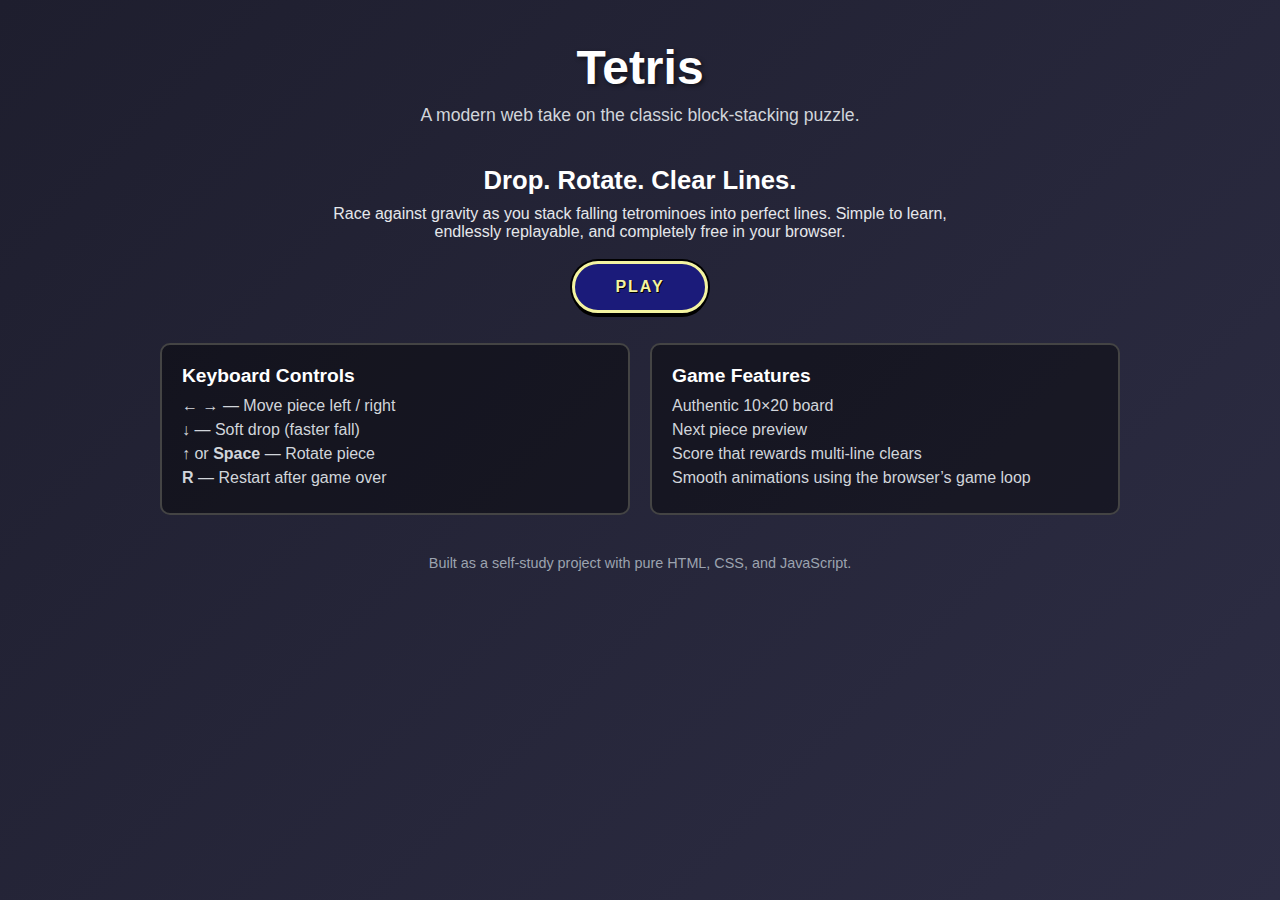
<file: index.html>
<!DOCTYPE html>
<html lang="en">
  <head>
    <meta charset="UTF-8" />
    <meta name="viewport" content="width=device-width, initial-scale=1.0" />
    <title>Tetris - Classic Web Edition</title>
    <link rel="stylesheet" href="style.css" />
  </head>
  <body>
    <div class="landing-container">
      <header class="landing-header">
        <h1 class="landing-title">Tetris</h1>
        <p class="landing-tagline">
          A modern web take on the classic block‑stacking puzzle.
        </p>
      </header>

      <main class="landing-main">
        <section class="landing-highlight">
          <h2>Drop. Rotate. Clear Lines.</h2>
          <p>
            Race against gravity as you stack falling tetrominoes into perfect
            lines. Simple to learn, endlessly replayable, and completely free in
            your browser.
          </p>
          <a href="game.html" class="play-button">Play</a>
        </section>

        <section class="landing-details">
          <div class="landing-card">
            <h3>Keyboard Controls</h3>
            <ul>
              <li><strong>← →</strong> &mdash; Move piece left / right</li>
              <li><strong>↓</strong> &mdash; Soft drop (faster fall)</li>
              <li>
                <strong>↑</strong> or <strong>Space</strong> &mdash; Rotate
                piece
              </li>
              <li><strong>R</strong> &mdash; Restart after game over</li>
            </ul>
          </div>
          <div class="landing-card">
            <h3>Game Features</h3>
            <ul>
              <li>Authentic 10×20 board</li>
              <li>Next piece preview</li>
              <li>Score that rewards multi‑line clears</li>
              <li>Smooth animations using the browser’s game loop</li>
            </ul>
          </div>
        </section>
      </main>

      <footer class="landing-footer">
        <p>
          Built as a self‑study project with pure HTML, CSS, and JavaScript.
        </p>
      </footer>
    </div>
  </body>
</html>
</file>
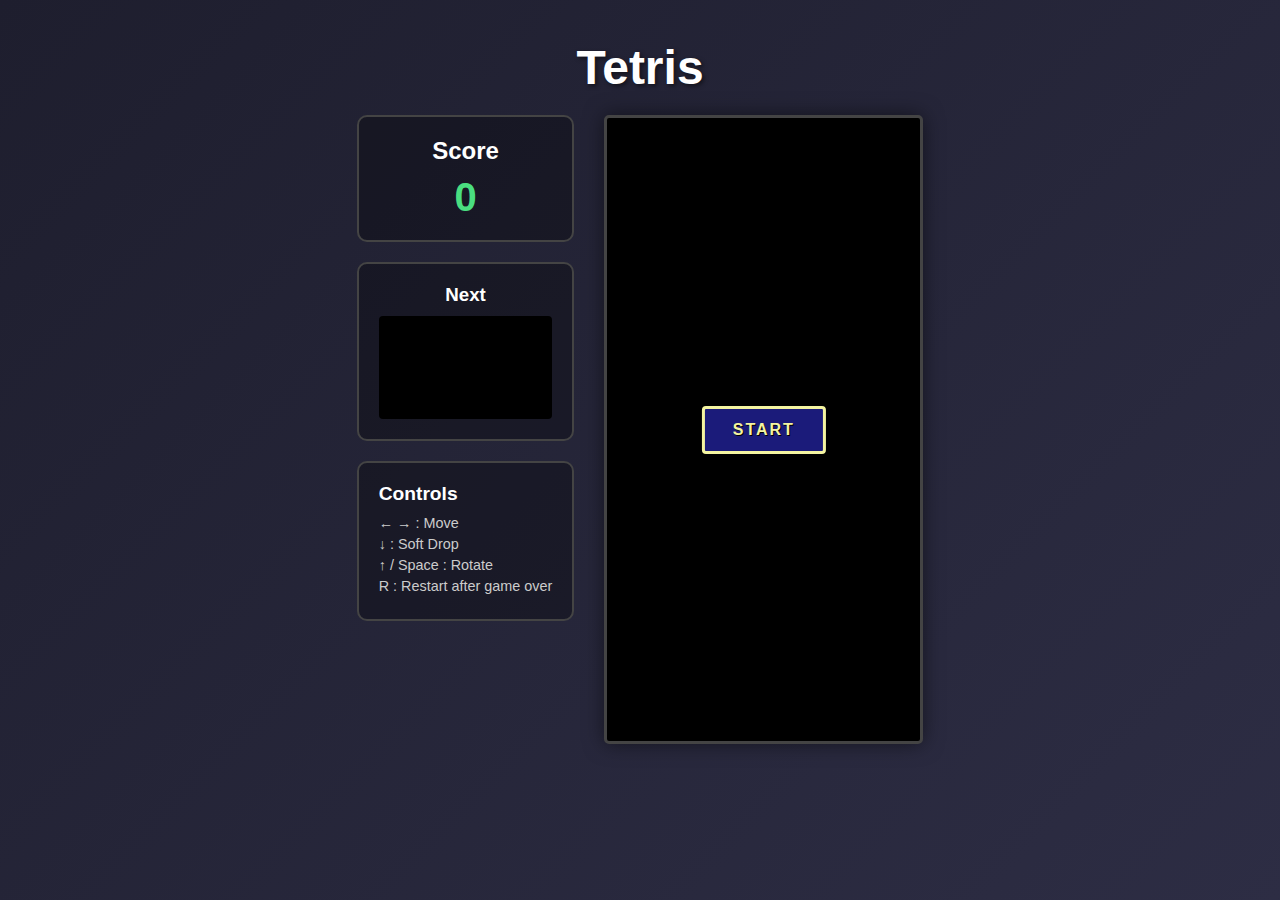
<file: game.html>
<!DOCTYPE html>
<html lang="en">
  <head>
    <meta charset="UTF-8" />
    <meta name="viewport" content="width=device-width, initial-scale=1.0" />
    <title>Tetris - Play</title>
    <link rel="stylesheet" href="style.css" />
  </head>
  <body>
    <div class="container">
      <h1>Tetris</h1>
      <div class="game-wrapper">
        <div class="game-info">
          <div class="score-section">
            <h2>Score</h2>
            <div id="score">0</div>
          </div>
          <div class="next-section">
            <h3>Next</h3>
            <div id="next-piece" class="next-board"></div>
          </div>
          <div class="controls-section">
            <h3>Controls</h3>
            <p>← → : Move</p>
            <p>↓ : Soft Drop</p>
            <p>↑ / Space : Rotate</p>
            <p>R : Restart after game over</p>
          </div>
        </div>
        <div class="board-container">
          <div id="game-board" class="game-board"></div>
          <button id="start-button" class="start-button">START</button>
        </div>
      </div>
      <div id="game-over" class="game-over hidden">
        <h2>Game Over!</h2>
        <p>Press R to restart</p>
      </div>
    </div>
    <script src="game.js"></script>
  </body>
</html>
</file>
<file: style.css>
* {
    margin: 0;
    padding: 0;
    box-sizing: border-box;
}

body {
    font-family: Arial, sans-serif;
    background: linear-gradient(135deg, #1e1e2e 0%, #2d2d44 100%);
    color: #ffffff;
    min-height: 100vh;
    padding: 40px 20px;
}

.container {
    text-align: center;
}

/* Landing page layout */
.landing-container {
    max-width: 960px;
    margin: 0 auto;
    display: flex;
    flex-direction: column;
    gap: 40px;
}

.landing-header {
    text-align: center;
}

.landing-title {
    font-size: 3rem;
    margin-bottom: 10px;
    text-shadow: 2px 2px 4px rgba(0, 0, 0, 0.5);
}

.landing-tagline {
    font-size: 1.1rem;
    color: #d1d5db;
}

.landing-main {
    display: flex;
    flex-direction: column;
    gap: 30px;
}

.landing-highlight {
    text-align: center;
}

.landing-highlight h2 {
    font-size: 1.6rem;
    margin-bottom: 10px;
}

.landing-highlight p {
    max-width: 640px;
    margin: 0 auto 20px auto;
    color: #e5e7eb;
}

.play-button {
    display: inline-block;
    padding: 14px 40px;
    font-size: 1rem;
    font-weight: bold;
    letter-spacing: 2px;
    border-radius: 999px;
    border: 3px solid #f4f4a1;
    cursor: pointer;
    background: #1b1b7a;
    color: #f4f4a1;
    box-shadow: 0 0 0 2px #000, 0 4px 0 #000;
    text-shadow: 1px 1px 0 #000;
    text-decoration: none;
    text-transform: uppercase;
}

.play-button:hover {
    background: #22228f;
}

.play-button:active {
    transform: translateY(2px);
    box-shadow: 0 0 0 2px #000, 0 2px 0 #000;
}

.landing-details {
    display: grid;
    grid-template-columns: repeat(2, minmax(0, 1fr));
    gap: 20px;
}

.landing-card {
    background: rgba(0, 0, 0, 0.4);
    border-radius: 10px;
    border: 2px solid #444;
    padding: 20px;
}

.landing-card h3 {
    margin-bottom: 10px;
    font-size: 1.2rem;
}

.landing-card ul {
    list-style: none;
}

.landing-card li {
    margin-bottom: 6px;
    color: #d1d5db;
}

.landing-footer {
    text-align: center;
    font-size: 0.9rem;
    color: #9ca3af;
}

h1 {
    font-size: 3em;
    margin-bottom: 20px;
    text-shadow: 2px 2px 4px rgba(0, 0, 0, 0.5);
}

.game-wrapper {
    display: flex;
    gap: 30px;
    justify-content: center;
    align-items: flex-start;
    flex-wrap: wrap;
}

.board-container {
    position: relative;
    display: inline-block;
}

.start-button {
    position: absolute;
    top: 50%;
    left: 50%;
    transform: translate(-50%, -50%);
    padding: 12px 28px;
    font-size: 1rem;
    font-weight: bold;
    letter-spacing: 2px;
    border-radius: 4px;
    border: 3px solid #f4f4a1;
    cursor: pointer;
    background: #1b1b7a;
    color: #f4f4a1;
    box-shadow: 0 0 0 2px #000, 0 4px 0 #000;
    text-shadow: 1px 1px 0 #000;
}

.start-button:hover {
    background: #22228f;
}

.start-button:active {
    transform: translate(-50%, -48%);
    box-shadow: 0 0 0 2px #000, 0 2px 0 #000;
}

.game-info {
    display: flex;
    flex-direction: column;
    gap: 20px;
}

.score-section {
    background: rgba(0, 0, 0, 0.3);
    padding: 20px;
    border-radius: 10px;
    border: 2px solid #444;
}

.score-section h2 {
    font-size: 1.5em;
    margin-bottom: 10px;
}

#score {
    font-size: 2.5em;
    font-weight: bold;
    color: #4ade80;
}

.controls-section {
    background: rgba(0, 0, 0, 0.3);
    padding: 20px;
    border-radius: 10px;
    border: 2px solid #444;
    text-align: left;
}

.controls-section h3 {
    margin-bottom: 10px;
    font-size: 1.2em;
}

.controls-section p {
    margin: 5px 0;
    font-size: 0.9em;
    color: #ccc;
}

.next-section {
    background: rgba(0, 0, 0, 0.3);
    padding: 20px;
    border-radius: 10px;
    border: 2px solid #444;
}

.next-board {
    margin-top: 10px;
    display: grid;
    grid-template-columns: repeat(4, 24px);
    grid-template-rows: repeat(4, 24px);
    gap: 1px;
    background: #000;
    padding: 2px;
    border-radius: 4px;
}

.next-board .cell {
    width: 24px;
    height: 24px;
}

.game-board {
    display: grid;
    grid-template-columns: repeat(10, 30px);
    grid-template-rows: repeat(20, 30px);
    gap: 1px;
    background: #000;
    padding: 2px;
    border: 3px solid #444;
    border-radius: 5px;
    box-shadow: 0 0 20px rgba(0, 0, 0, 0.5);
}

.cell {
    width: 30px;
    height: 30px;
    background: #1a1a1a;
    border: 1px solid #333;
}

.cell.filled {
    border: 1px solid rgba(255, 255, 255, 0.3);
}

.cell.I { background: #00f0f0; }
.cell.O { background: #f0f000; }
.cell.T { background: #a000f0; }
.cell.S { background: #00f000; }
.cell.Z { background: #f00000; }
.cell.J { background: #0000f0; }
.cell.L { background: #f0a000; }

.game-over {
    position: fixed;
    top: 50%;
    left: 50%;
    transform: translate(-50%, -50%);
    background: rgba(0, 0, 0, 0.9);
    padding: 40px;
    border-radius: 10px;
    border: 3px solid #f00000;
    z-index: 1000;
}

.game-over.hidden {
    display: none;
}

.game-over h2 {
    font-size: 2.5em;
    color: #f00000;
    margin-bottom: 20px;
}

.game-over p {
    font-size: 1.2em;
    color: #fff;
}

@media (max-width: 768px) {
    .game-wrapper {
        flex-direction: column;
        align-items: center;
    }

    h1 {
        font-size: 2em;
    }

    .landing-details {
        grid-template-columns: 1fr;
    }
}
</file>
